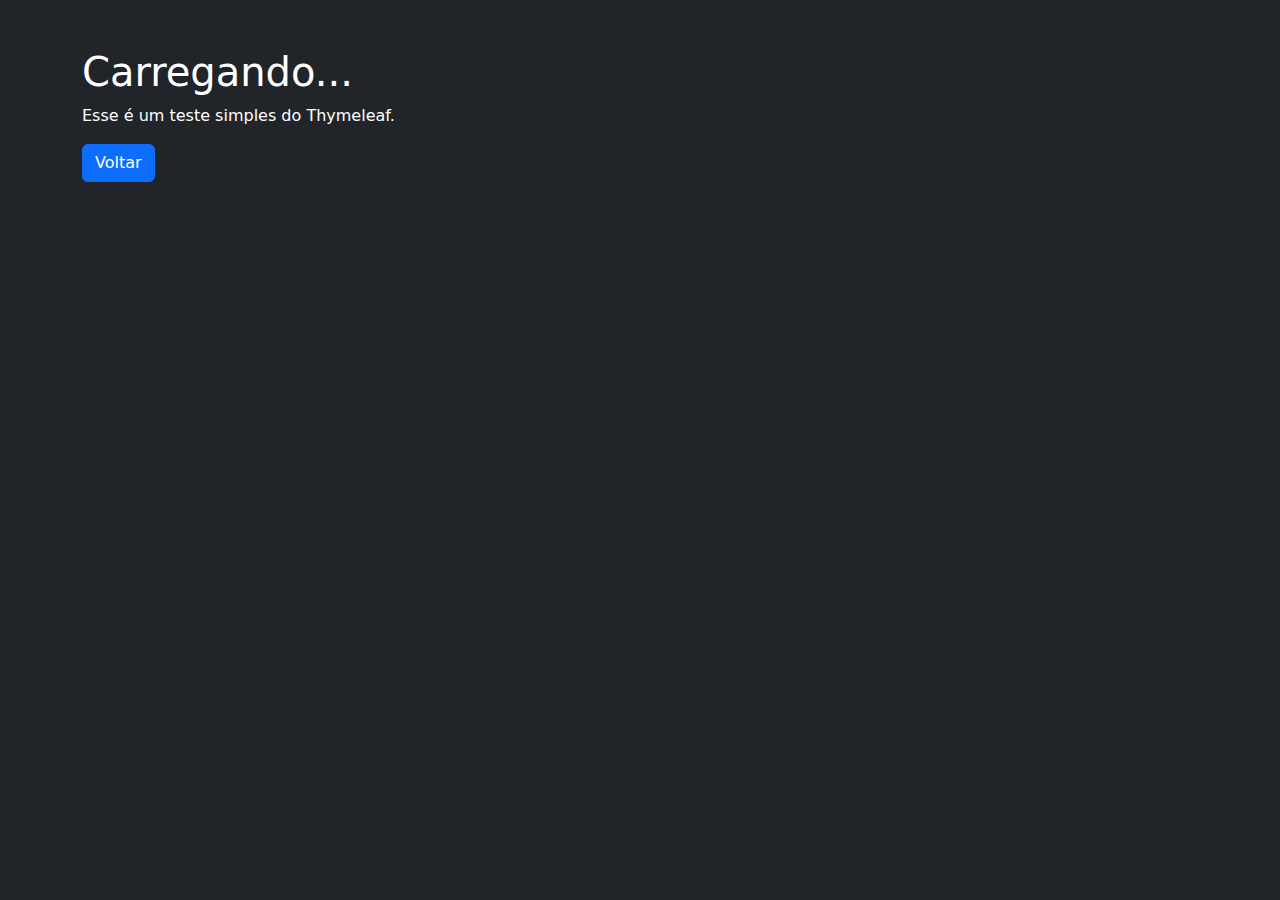
<file: backend/src/main/resources/templates/Home.html>
<!DOCTYPE html>
<html lang="pt-br" xmlns:th="http://www.thymeleaf.org">

<head>
  <meta charset="UTF-8">
  <title>ChronoZone - Home</title>
  <link href="https://cdn.jsdelivr.net/npm/bootstrap@5.3.0/dist/css/bootstrap.min.css" rel="stylesheet">
</head>

<body class="bg-dark text-white">
  <div class="container mt-5">
    <h1 th:text="'Bem-vindo ao ' + ${siteName}">Carregando...</h1>
    <p>Esse é um teste simples do Thymeleaf.</p>
    <a href="#" class="btn btn-primary">Voltar</a>
  </div>
</body>

</html>
</file>
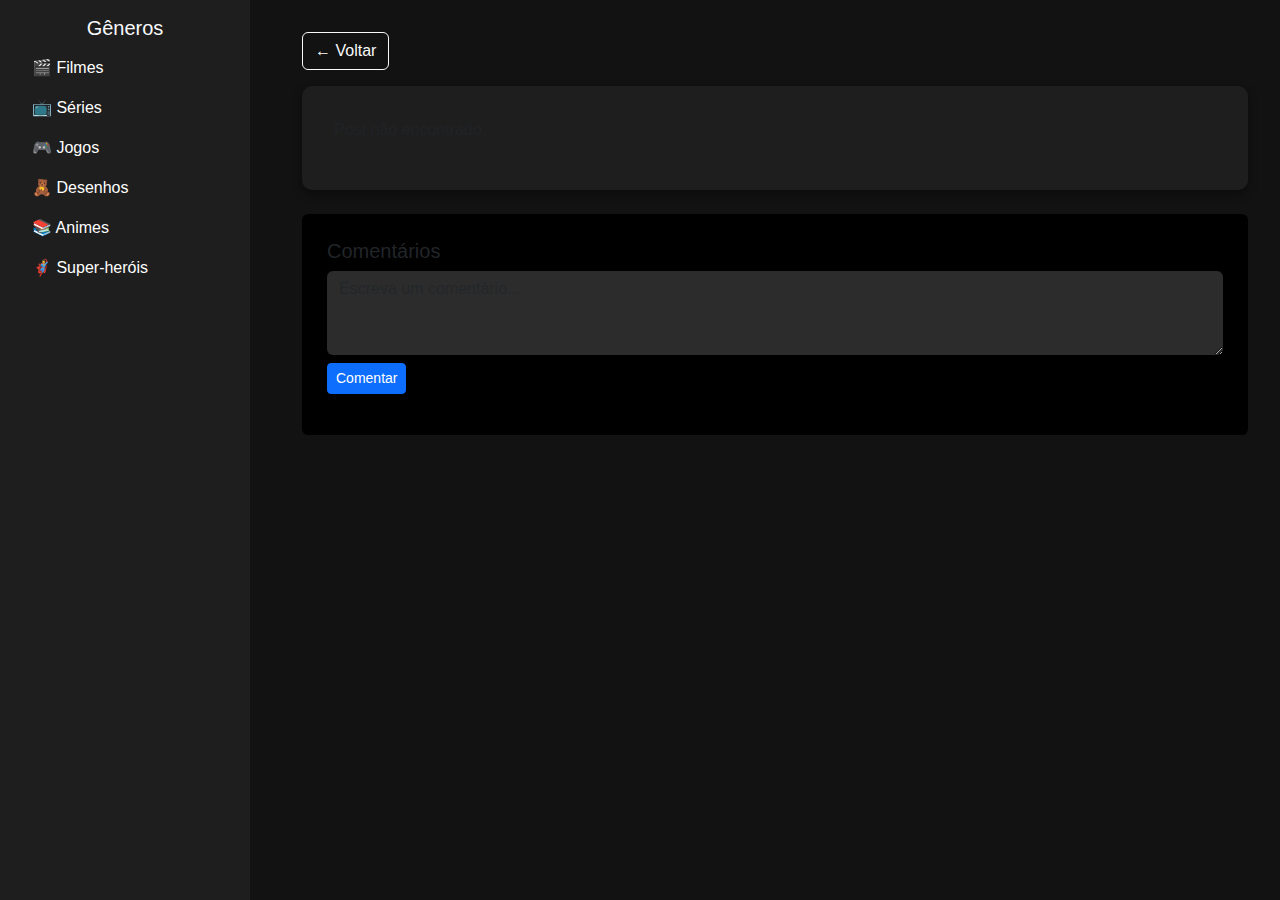
<file: backend/src/main/resources/static/app/post.html>
<!DOCTYPE html>
<html lang="pt-br">
<head>
  <meta charset="UTF-8">
  <title>Visualizar Post</title>
  <meta name="viewport" content="width=device-width, initial-scale=1.0">
  <link href="https://cdn.jsdelivr.net/npm/bootstrap@5.3.0/dist/css/bootstrap.min.css" rel="stylesheet">
  <link href="https://fonts.googleapis.com/icon?family=Material+Icons" rel="stylesheet">
  <style>
    body {
      background-color: #121212;
      color: white;
      font-family: 'Segoe UI', Tahoma, Geneva, Verdana, sans-serif;
      margin: 0;
    }

    .sidebar {
      background-color: #1e1e1e;
      padding: 1rem;
      height: 100vh;
      position: fixed;
      top: 0;
      left: 0;
      width: 250px;
      overflow-y: auto;
    }

    .main-content {
      margin-left: 270px;
      padding: 2rem;
    }

    .post-card {
      background-color: #1e1e1e;
      padding: 2rem;
      border-radius: 10px;
      box-shadow: 0 4px 10px rgba(0, 0, 0, 0.4);
    }

    .post-card h1 {
      font-size: 2rem;
      color: #00bcd4;
    }

    .btn-like {
      background: none;
      border: none;
      color: white;
      font-size: 1.2rem;
      display: flex;
      align-items: center;
      gap: 5px;
    }

    .btn-like .material-icons {
      font-size: 24px;
      transition: color 0.3s;
    }

    .btn-like.liked .material-icons {
      color: red;
    }

    .form-control, .form-control:focus {
      background-color: #2c2c2c;
      color: white;
      border: none;
    }

    .comment {
      border-bottom: 1px solid #333;
      padding: 0.5rem 0;
    }

    .nav-link {
      color: white;
    }

    .nav-link:hover {
      color: #00bcd4;
    }
  </style>
</head>
<body>

  <!-- Sidebar -->
  <div class="sidebar">
    <h5 class="text-center text-light">Gêneros</h5>
    <ul class="nav flex-column">
      <li class="nav-item"><a class="nav-link" href="postagem.html?genero=Filmes">🎬 Filmes</a></li>
      <li class="nav-item"><a class="nav-link" href="postagem.html?genero=Séries">📺 Séries</a></li>
      <li class="nav-item"><a class="nav-link" href="postagem.html?genero=Jogos">🎮 Jogos</a></li>
      <li class="nav-item"><a class="nav-link" href="postagem.html?genero=Desenhos">🧸 Desenhos</a></li>
      <li class="nav-item"><a class="nav-link" href="postagem.html?genero=Animes">📚 Animes</a></li>
      <li class="nav-item"><a class="nav-link" href="postagem.html?genero=Super-heróis">🦸‍♂️ Super-heróis</a></li>
    </ul>
  </div>

  <!-- Conteúdo -->
  <div class="main-content">
    <a href="javascript:history.back()" class="btn btn-outline-light mb-3">← Voltar</a>

    <div class="post-card mb-4" id="postContent">
      <h1 id="postTitulo">Carregando título...</h1>
      <p id="postTexto">Carregando conteúdo...</p>
      <small id="postAutor" class="text-muted d-block mb-3">Por ...</small>

      <button id="btnCurtir" class="btn-like">
        <span class="material-icons">favorite</span>
        Curtir (<span id="qtdCurtidas">0</span>)
      </button>
    </div>

    <div class="card p-4 bg-black">
      <h5>Comentários</h5>
      <form id="formComentario" class="mb-3">
        <textarea class="form-control mb-2" id="comentarioTexto" rows="3" placeholder="Escreva um comentário..."></textarea>
        <button class="btn btn-primary btn-sm" type="submit">Comentar</button>
      </form>
      <div id="comentariosArea"></div>
    </div>
  </div>

  <script>
    const post = JSON.parse(localStorage.getItem("postSelecionado"));
    const curtidasKey = `curtidas_${post?.id || post?.titulo}`;
    const comentariosKey = `comentarios_${post?.id || post?.titulo}`;

    document.addEventListener("DOMContentLoaded", () => {
      if (!post) {
        document.getElementById("postContent").innerHTML = "<p class='text-muted'>Post não encontrado.</p>";
        return;
      }

      // Render post
      document.getElementById("postTitulo").textContent = post.titulo;
      document.getElementById("postTexto").textContent = post.texto;
      document.getElementById("postAutor").textContent = `Por ${post.autor} em ${post.data}`;

      // Curtidas
      let curtidas = parseInt(localStorage.getItem(curtidasKey)) || 0;
      const btnCurtir = document.getElementById("btnCurtir");
      const qtdCurtidas = document.getElementById("qtdCurtidas");
      qtdCurtidas.textContent = curtidas;

      btnCurtir.addEventListener("click", () => {
        curtidas++;
        localStorage.setItem(curtidasKey, curtidas);
        qtdCurtidas.textContent = curtidas;
        btnCurtir.classList.add("liked");
      });

      // Comentários
      const comentarios = JSON.parse(localStorage.getItem(comentariosKey)) || [];
      const comentariosArea = document.getElementById("comentariosArea");

      const renderComentarios = () => {
        comentariosArea.innerHTML = "";
        comentarios.forEach(c => {
          const div = document.createElement("div");
          div.className = "comment";
          div.innerHTML = `<strong>${c.autor}:</strong> <p>${c.texto}</p>`;
          comentariosArea.appendChild(div);
        });
      };

      renderComentarios();

      document.getElementById("formComentario").addEventListener("submit", (e) => {
        e.preventDefault();
        const input = document.getElementById("comentarioTexto");
        const texto = input.value.trim();
        const usuario = JSON.parse(localStorage.getItem("usuarioLogado"));

        if (texto && usuario) {
          comentarios.push({ autor: usuario.nome, texto });
          localStorage.setItem(comentariosKey, JSON.stringify(comentarios));
          input.value = "";
          renderComentarios();
        } else {
          alert("Você precisa estar logado e digitar algo para comentar.");
        }
      });
    });
  </script>
</body>
</html>
</file>
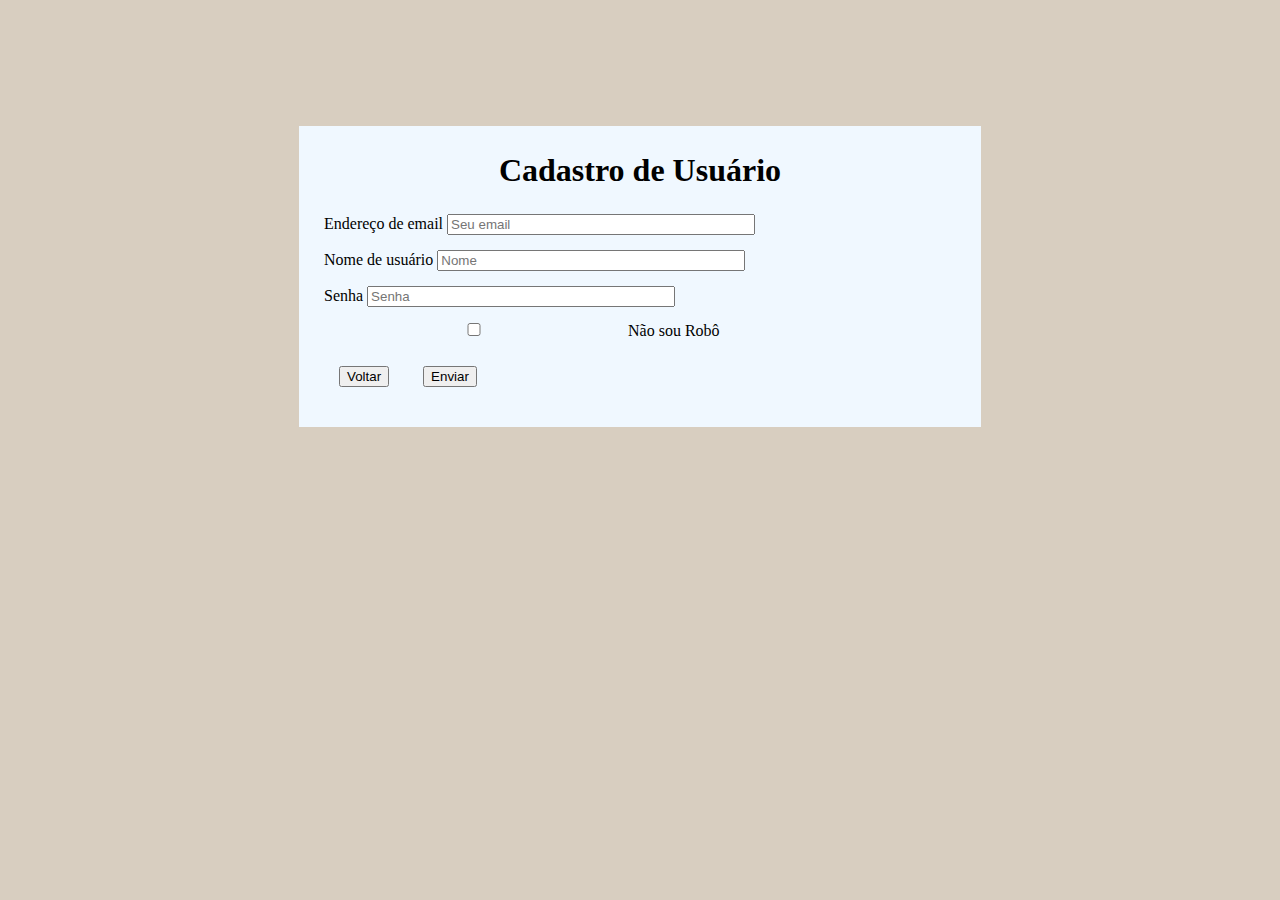
<file: backend/src/main/resources/static/app/telaCadastro.html>
<!DOCTYPE html>
<html lang="pt-br">

<head>
  <meta charset="UTF-8">
  <meta name="viewport" content="width=device-width, initial-scale=1.0">
  <link rel="stylesheet" href="https://stackpath.bootstrapcdn.com/bootstrap/4.1.3/css/bootstrap.min.css"
    integrity="sha384-MCw98/SFnGE8fJT3GXwEOngsV7Zt27NXFoaoApmYm81iuXoPkFOJwJ8ERdknLPMO" crossorigin="anonymous">
    <script src="Js/autenticacao.js"></script>
  <link rel="stylesheet" href="Css/SuporteAoUsuario/telaCadastro.css">
  <link rel="stylesheet" href="Css/global.css">
  <title>Fandom - Cadastro</title>
</head>

<body>
  <!-- Barra de navegação -->
  <barra-nav></barra-nav>
  
  <div class="container-fluid">
    <div class="row">
      <!-- Menu Lateral -->
      <aside class="col-md-3 menu-lateral">
        <menu-lateral></menu-lateral>
      </aside>
      
      <!-- Corpo Principal da Página -->
      <main class="col-md-9">
        <section id="corpoPrincipalCadastro">
          <h1 class="text-center">Cadastro de Usuário</h1>
          <form>
            <div class="form-group">
              <label for="exampleInputEmail1">Endereço de email</label>
              <input type="email" class="form-control" id="exampleInputEmail1" aria-describedby="emailHelp" placeholder="Seu email">
            </div>
            <div class="form-group">
              <label for="exampleInputNome">Nome de usuário</label>
              <input type="text" class="form-control" id="exampleInputNome" placeholder="Nome">
            </div>
            <div class="form-group">
              <label for="exampleInputPassword1">Senha</label>
              <input type="password" class="form-control" id="exampleInputPassword1" placeholder="Senha">
            </div>
            <div class="form-group form-check">
              <input type="checkbox" class="form-check-input" id="exampleCheck1">
              <label class="form-check-label" for="exampleCheck1">Não sou Robô</label>
            </div>
            <button type="button" class="btn btn-outline-secondary">
              <a href="index.html" style="text-decoration: none; color: inherit;">Voltar</a>
            </button>
            <button type="submit" class="btn btn-primary" id="enviar">Enviar</button>
          </form>
        </section>
      </main>
    </div>
  </div>

  <script src="Js/componentes.js"></script>
  <script>
    var btnEnviar = document.querySelector('#enviar')

    btnEnviar.onclick = function (event) {
      event.preventDefault();
      var email = document.querySelector('#exampleInputEmail1').value;
      var nome = document.querySelector('#exampleInputNome').value;
      var senha = document.querySelector('#exampleInputPassword1').value;
      var usuarioCadastrados = [{ nome: 'filipe123', email: 'filipe.A123@gmail.com', senha: '123', img: 'Imagens/kkkk.jpg' }];

      if (!email.includes("@")) {
        alert("Email inválido.");
        return;
      }

      if (nome.length < 3) {
        alert("Nome deve ter pelo menos 3 caracteres.");
        return;
      }

      if (senha.length < 3) {
        alert("Senha deve ter pelo menos 3 caracteres.");
        return;
      }

      const dados = { email: email, nome: nome, senha: senha, img: 'Imagens/1337465.png' };
      usuarioCadastrados.push(dados);
      alert(`Dados salvos: ${dados.email}, ${dados.nome}, ${dados.senha}`);

      localStorage.setItem("dadosUsuario", JSON.stringify(usuarioCadastrados));
      console.log(usuarioCadastrados);
    }
  </script>
</body>

</html>
</file>
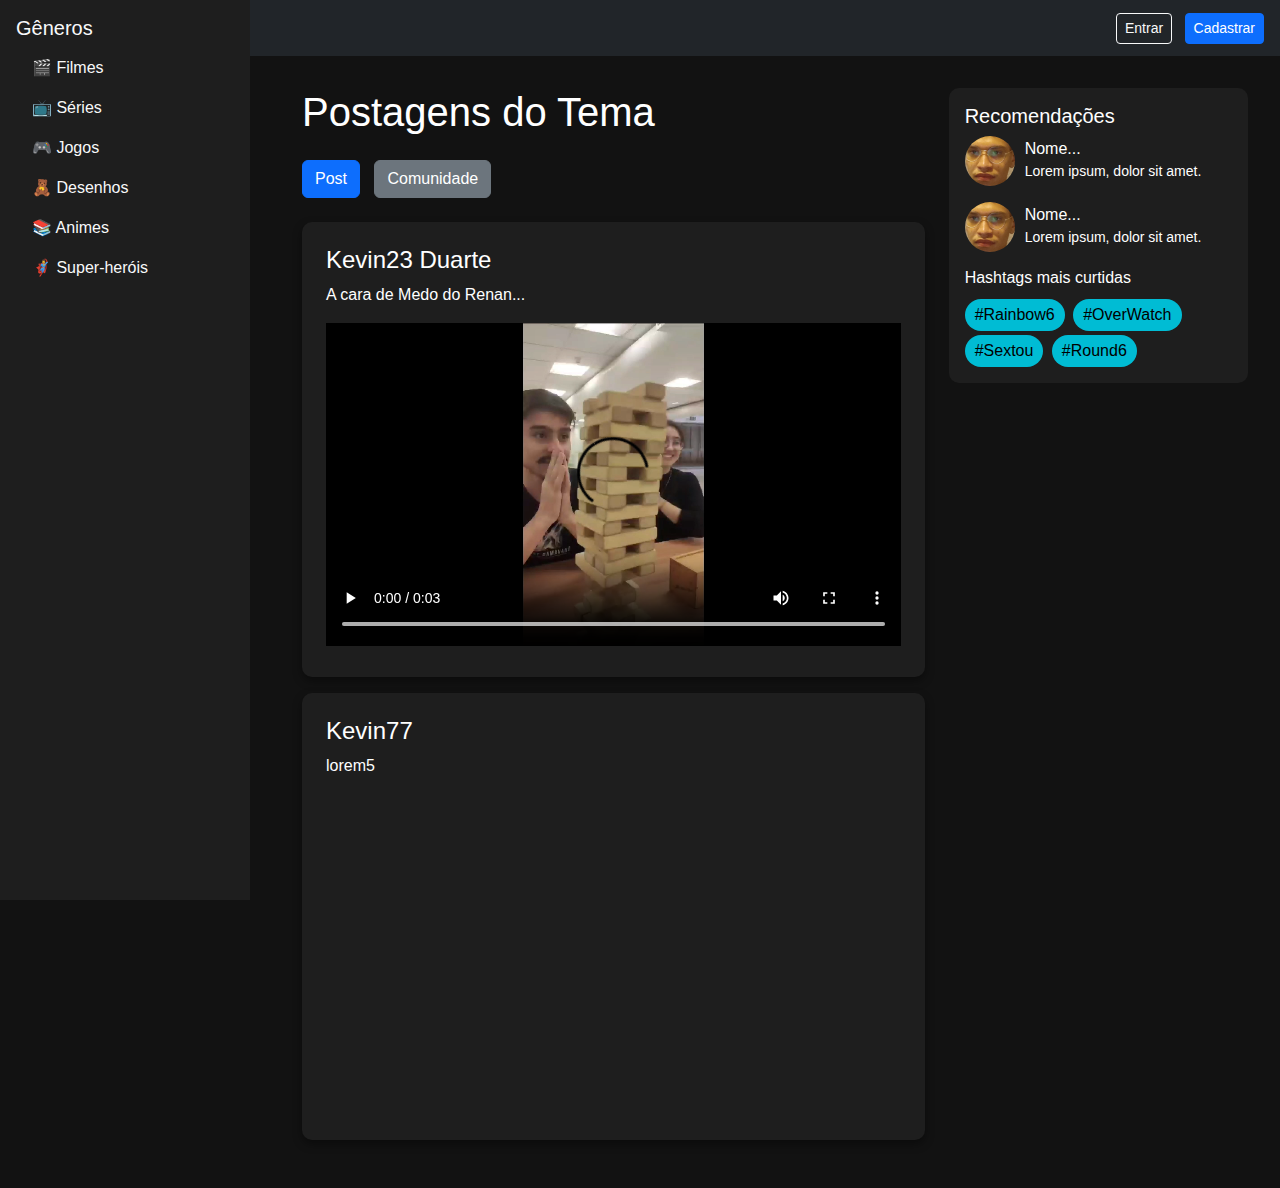
<file: backend/src/main/resources/static/app/telaDePost.html>
<!DOCTYPE html>
<html lang="pt-br">

<head>
  <meta charset="UTF-8">
  <meta name="viewport" content="width=device-width, initial-scale=1.0">
  <title>Fandom - Área do Tema</title>

  <link href="https://cdn.jsdelivr.net/npm/bootstrap@5.3.0/dist/css/bootstrap.min.css" rel="stylesheet">
  <link href="https://fonts.googleapis.com/icon?family=Material+Icons" rel="stylesheet">
  <style>
    body {
      background-color: #121212;
      color: #ffffff;
      font-family: 'Segoe UI', Tahoma, Geneva, Verdana, sans-serif;
    }

    .sidebar {
      background-color: #1e1e1e;
      height: 100vh;
      padding: 1rem;
      position: fixed;
      top: 0;
      left: 0;
      width: 250px;
      overflow-y: auto;
    }

    .main-content {
      margin-left: 270px;
      padding: 2rem;
    }

    .post-card, .comunidade-card {
      background-color: #1e1e1e;
      padding: 1.5rem;
      margin-bottom: 1rem;
      border-radius: 10px;
      box-shadow: 0 4px 10px rgba(0, 0, 0, 0.4);
    }

    .btnTroca {
      margin-right: 10px;
    }

    .recomendados {
      background-color: #1e1e1e;
      padding: 1rem;
      border-radius: 10px;
    }

    .recomendados .post {
      margin-bottom: 1rem;
    }

    .recomendados img {
      width: 50px;
      border-radius: 50%;
      margin-right: 10px;
    }

    .hashtag {
      background-color: #00bcd4;
      color: black;
      display: inline-block;
      padding: 4px 10px;
      margin: 4px 4px 0 0;
      border-radius: 20px;
    }
  </style>
</head>

<body>
  <!-- Navbar -->
  <nav class="navbar navbar-dark bg-dark px-3 justify-content-between">
    <span class="navbar-brand">ChronoZone</span>
    <div>
      <button class="btn btn-outline-light btn-sm me-2" data-bs-toggle="modal" data-bs-target="#loginModal">Entrar</button>
      <button class="btn btn-primary btn-sm" data-bs-toggle="modal" data-bs-target="#signupModal">Cadastrar</button>
    </div>
  </nav>

  <!-- Sidebar -->
  <div class="sidebar">
    <h5 class="text-light">Gêneros</h5>
    <ul class="nav flex-column">
      <li class="nav-item"><a class="nav-link text-light" href="#">🎬 Filmes</a></li>
      <li class="nav-item"><a class="nav-link text-light" href="#">📺 Séries</a></li>
      <li class="nav-item"><a class="nav-link text-light" href="#">🎮 Jogos</a></li>
      <li class="nav-item"><a class="nav-link text-light" href="#">🧸 Desenhos</a></li>
      <li class="nav-item"><a class="nav-link text-light" href="#">📚 Animes</a></li>
      <li class="nav-item"><a class="nav-link text-light" href="#">🦸‍♂️ Super-heróis</a></li>
    </ul>
  </div>

  <!-- Conteúdo principal -->
  <div class="main-content">
    <div class="row">
      <div class="col-md-8">
        <h1 class="mb-4">Postagens do Tema</h1>
        <div class="mb-4">
          <button class="btn btn-primary btnTroca" id="botao1">Post</button>
          <button class="btn btn-secondary btnTroca" id="botao2">Comunidade</button>
        </div>

        <!-- Área de Postagens -->
        <div id="articleDePostagem">
          <div class="post-card">
            <h4>Kevin23 Duarte</h4>
            <p>A cara de Medo do Renan...</p>
            <video class="w-100" controls>
              <source src="video/Renan_Desesperado.mp4" type="video/mp4">
            </video>
          </div>

          <div class="post-card">
            <h4>Kevin77</h4>
            <p>lorem5</p>
            <iframe width="100%" height="315" src="https://www.youtube.com/embed/_Wt9iBO1glA" frameborder="0" allowfullscreen></iframe>
          </div>
        </div>

        <!-- Área de Comunidades -->
        <div id="articleDaComunidade" class="d-none">
          <div class="comunidade-card">
            <div class="d-flex align-items-start">
              <img src="Imagens/kkkk.jpg" class="me-3" width="60" alt="Perfil">
              <div>
                <h5>Nome...</h5>
                <p>Lorem ipsum, dolor sit amet consectetur adipisicing elit. Earum laborum ipsa aliquid unde, cupiditate nam.</p>
                <div class="d-flex gap-2">
                  <span>10mil <img src="Imagens/imgLike.svg" alt="like"></span>
                  <button class="btn btn-outline-light btn-sm">Curtir</button>
                  <button class="btn btn-outline-light btn-sm">Compartilhar</button>
                  <button class="btn btn-outline-danger btn-sm">Denunciar</button>
                </div>
              </div>
            </div>
          </div>
        </div>
      </div>

      <!-- Recomendações -->
      <div class="col-md-4">
        <div class="recomendados">
          <h5>Recomendações</h5>
          <div class="post d-flex align-items-center">
            <img src="Imagens/felipe.jpg" alt="">
            <div>
              <h6 class="mb-0">Nome...</h6>
              <small>Lorem ipsum, dolor sit amet.</small>
            </div>
          </div>
          <div class="post d-flex align-items-center">
            <img src="Imagens/felipe.jpg" alt="">
            <div>
              <h6 class="mb-0">Nome...</h6>
              <small>Lorem ipsum, dolor sit amet.</small>
            </div>
          </div>
          <div class="mt-3">
            <h6>Hashtags mais curtidas</h6>
            <span class="hashtag">#Rainbow6</span>
            <span class="hashtag">#OverWatch</span>
            <span class="hashtag">#Sextou</span>
            <span class="hashtag">#Round6</span>
          </div>
        </div>
      </div>
    </div>
  </div>
  <script src="Js/autenticacao.js"></script>
  <script>
    const btnPost = document.getElementById('botao1');
    const btnCom = document.getElementById('botao2');
    const articlePost = document.getElementById('articleDePostagem');
    const articleCom = document.getElementById('articleDaComunidade');

    btnPost.addEventListener('click', () => {
      articlePost.classList.remove('d-none');
      articleCom.classList.add('d-none');
      btnPost.classList.replace('btn-secondary', 'btn-primary');
      btnCom.classList.replace('btn-primary', 'btn-secondary');
    });

    btnCom.addEventListener('click', () => {
      articleCom.classList.remove('d-none');
      articlePost.classList.add('d-none');
      btnCom.classList.replace('btn-secondary', 'btn-primary');
      btnPost.classList.replace('btn-primary', 'btn-secondary');
    });
  </script>
  <script src="https://cdn.jsdelivr.net/npm/bootstrap@5.3.0/dist/js/bootstrap.bundle.min.js"></script>
</body>

</html>
</file>
<file: backend/src/main/resources/static/app/Css/SuporteAoUsuario/telaCadastro.css>
body{
    background-color: rgb(216, 206, 192);
}

/*-------------------------- 
    Corpo da Tela Cadastro 
----------------------------*/
#corpoPrincipalCadastro{
    background-color: aliceblue;
    padding: 2%;
    margin: auto;
    margin-top: 10%;
    width: 50%;
}
h1{
    text-align: center;
    margin: auto;
    margin-bottom: 25px;
}
input{
    width: 300px;
    margin: auto;
    margin-bottom: 15px;
}
button{
    margin: 15px;
}
</file>
<file: backend/src/main/resources/static/app/Css/global.css>
body {
    background-color: rgb(216, 206, 192);
    overflow: hidden;
}
.col-0{
    width: 10px;
}

/*-------------------------- 
    Barra de Navegação 
----------------------------*/
#barraDeBusca {
    padding-inline: 0px;
    input {
        width: 500px;
    }
}



#barraDeBusca img {
    width: 45px;
    height: 40px;
    border-radius: 50%;
    object-fit: contain;
    background-color: black;
}

#btnAdicionarPost {
    top: -3px;
    margin-right: 10px;
    font-size: 30px;
    font-weight: bold;
    line-height: 30px;
    border: none;
    outline: none;
}

#btnAdicionarPost:hover,
#btnAdicionarPost:focus {
    color: aliceblue;
    background-color: rgba(0, 0, 0, 0.678);
}

#btnPerfil {
    border: 0px;
}

#logo {
    background-color: black;
    margin-inline: 10px;
    padding-inline: 5px;
    color: aliceblue;

    img {
        border-radius: 0%;
    }
}
#btnMenuNav{
    margin-inline: 10px;
    display: none;
}

/*-------------------------- 
    Menu Lateral 
----------------------------*/
#novoMenu {
    background-color: rgb(255, 255, 255);
    height: 94vh;
    padding-top: 0px;
    margin-top: 0px;
    display: block;
}

#dentroMenu {
    background-color: rgb(255, 255, 255);
    margin-top: -10px;
    padding-bottom: 10px;

    p {
        margin: 2px;
        transition: background-color 0.3s ease;
        padding-inline: 10px;
        border-radius: 5px;
    }

    p:hover {
        background-color: rgba(0, 0, 0, 0.171);
        color: blue;
    }

    h3 {
        margin-top: 5px;
        border-top: 3px solid rgba(0, 0, 0, 0.075);
    }
}

#btnMenu {
    position: absolute;
    display: flex;
    background-color: rgb(255, 255, 255);
    justify-content: center;
    align-items: center;
    width: 55px;
    height: 55px;
    right: -10px;
    top: 25px;
    border-radius: 50%;
    border: 5px solid rgb(216, 206, 192);
}

#btnMenu:hover {
    background-color: rgb(194, 194, 194);
    color: aliceblue;
}
</file>
